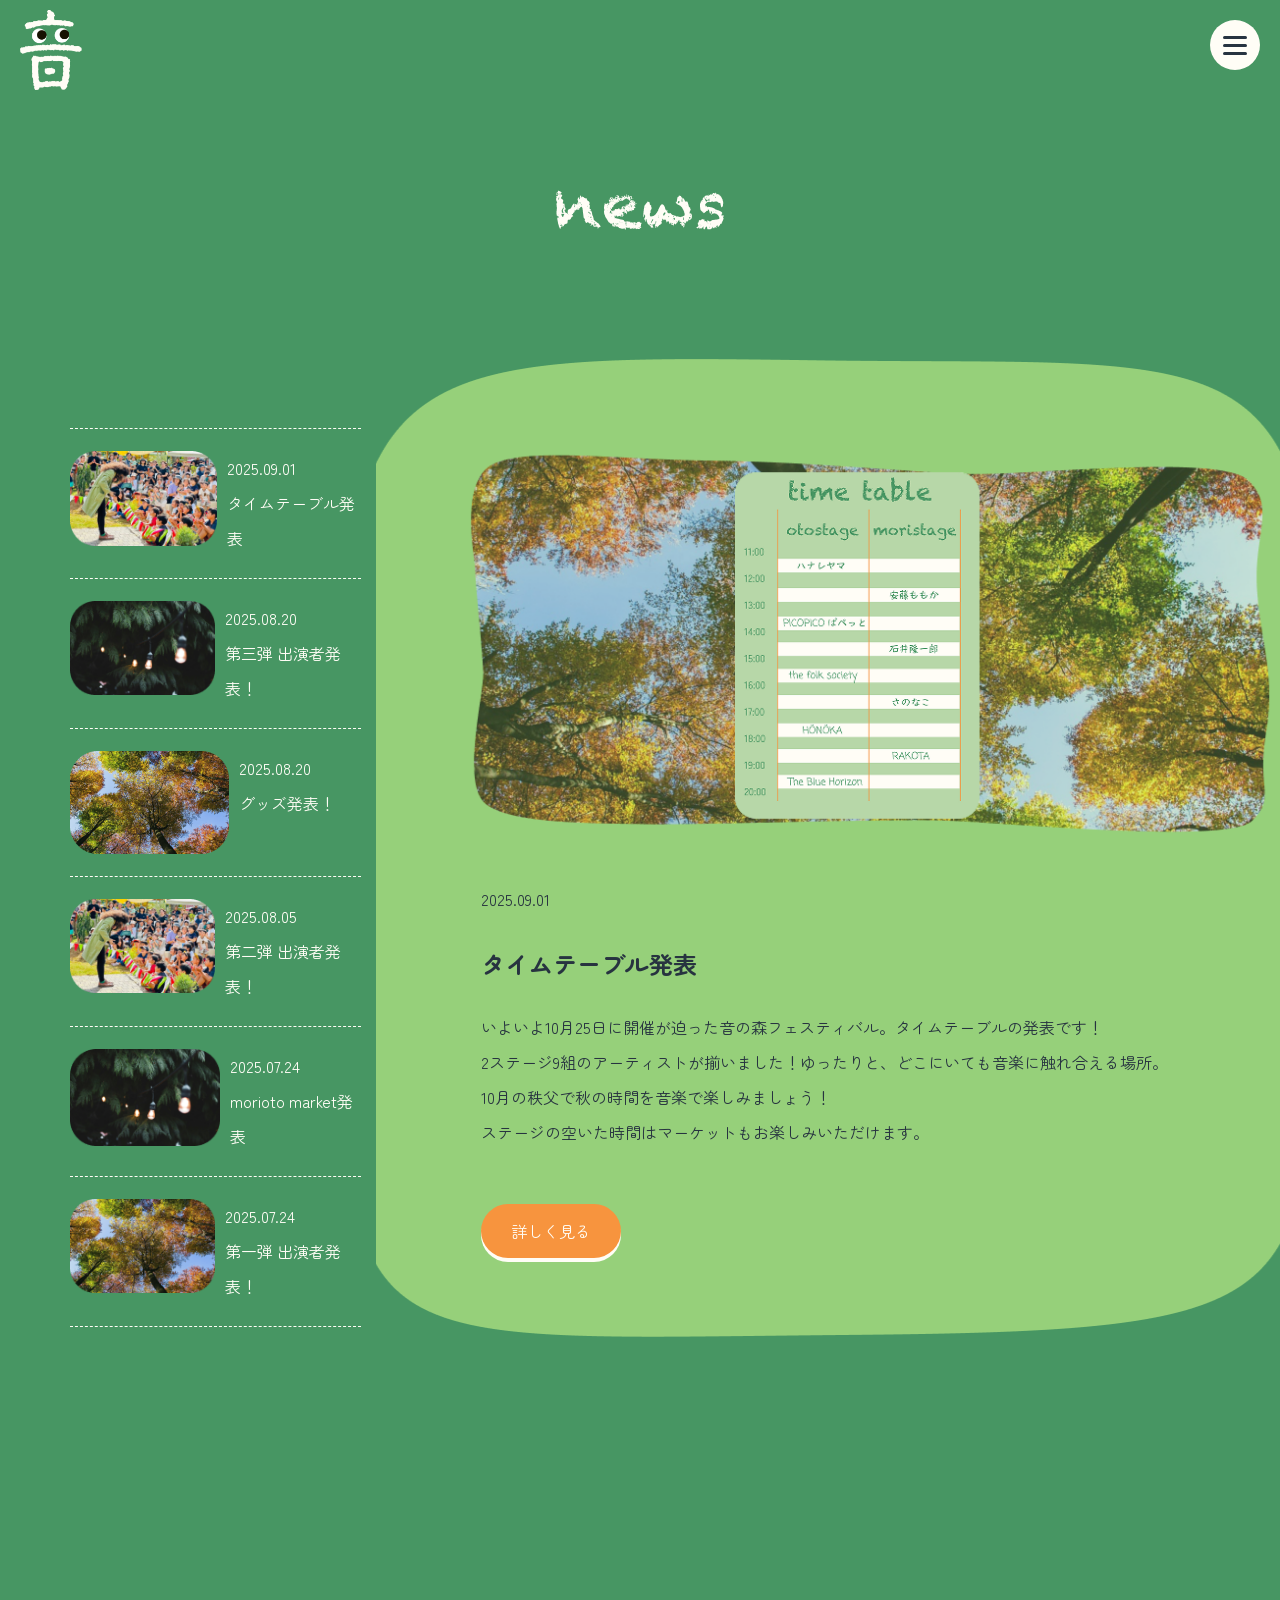
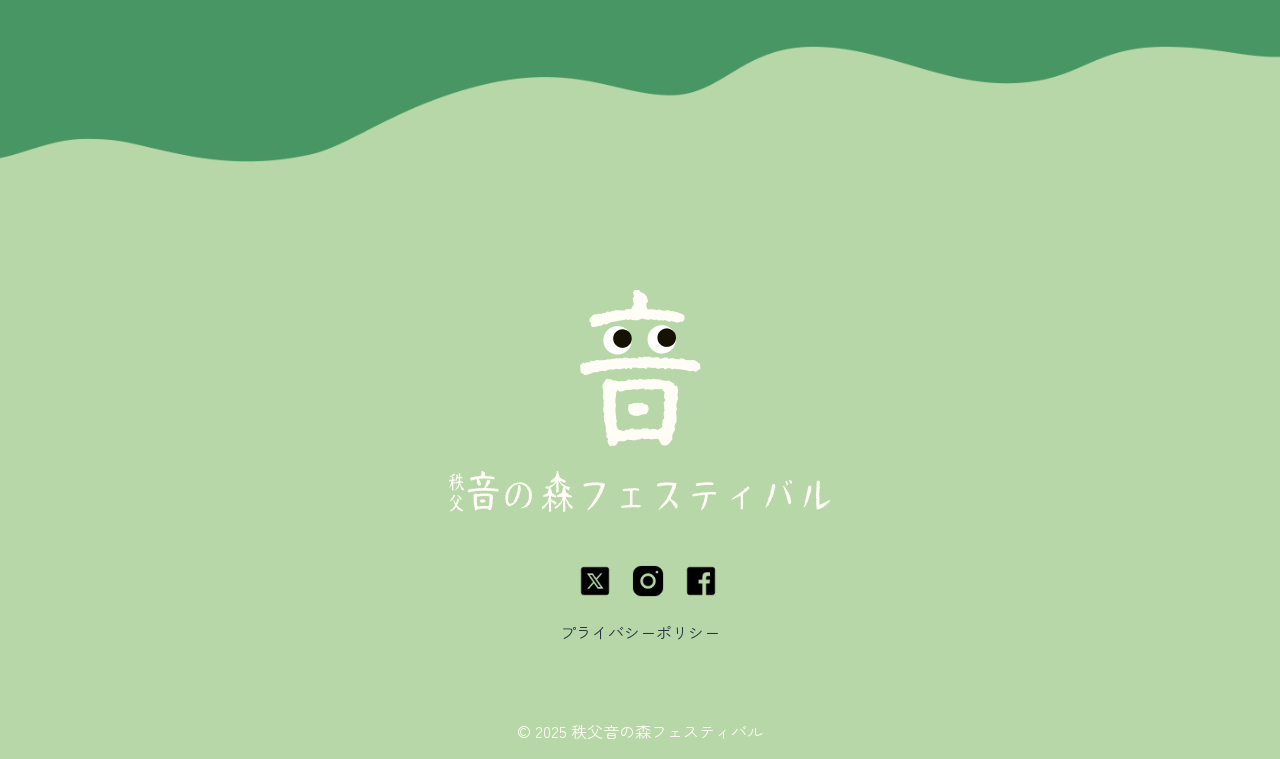
<file: news/index.html>
<!DOCTYPE HTML>
<html lang="ja">
<head>
<meta name="viewport" content="width=device-width, initial-scale=1.0">
<meta charset="utf-8">
<title>news</title>
<link href="../css/reset.css" rel="stylesheet">
<link href="../css/common.css" rel="stylesheet">
<link href="../css/news.css" rel="stylesheet">


<link rel="preconnect" href="https://fonts.googleapis.com">
<link rel="preconnect" href="https://fonts.gstatic.com" crossorigin>
<link href="https://fonts.googleapis.com/css2?family=Coming+Soon&family=Zen+Maru+Gothic:wght@400;500;700&display=swap" rel="stylesheet">

<!--jQuery本体-->
<script src="../js/jquery-1.11.2.min.js"></script>

<!--ready関数-->
<script>
  $(function(){
    $('.js-header_toggle, #menuToggle').on('click', function(){
      $('.header').toggleClass('is-active');
    });

    $('.header__navi a').on('click', function(){
      $('.header').removeClass('is-active');
    });
  });
</script>
<!-- ビューポート -->
<meta name="viewport" content="width=device-width, initial-scale=1">

</head>

<body> 
   <div id="wrapper">
      <div class="p-news"> 
         <!-- ヘッダー -->
         <header class="header">
            <!-- 左上ロゴ -->
            <a href="../index.html" class="header__logo">
              <img src="../img/c_header_logo.png" alt="フェスのロゴマーク">
            </a>
         
            <!-- ハンバーガー -->
            <div class="header__toggle js-header_toggle" id="menuToggle">
              <span class="header__toggle-line"></span>
              <span class="header__toggle-line"></span>
              <span class="header__toggle-line"></span>
            </div>
         
             <!-- ナビメニュー -->
            <nav class="header__navi">
                    <ul>
                      <li><a href="../news/index.html">news</a></li>
                      <li><a href="../content/index.html">content</a></li>
                      <li><a href="../artist/index.html">music</a></li>
                      <li><a href="../map/index.html">map</a></li>
                      <li><a href="../notice/index.html">notice</a></li>
                      <li><a href="../ticket/index.html">ticket</a></li>
                    </ul>
             </nav>
         </header>

        

         <main class="news"> 
            <!-- タイトル -->        
            <h2 class="title">
               <picture>
                  <source media="(max-width: 500px)" srcset="../img/news48white.png">
                  <source media="(min-width: 501px)" srcset="../img/news64white.png">
                  <img src="../img/news64white.png" alt="ニュース">
               </picture>
            </h2> 

            <!-- コンテンツ -->
            <div class="news_box">
                <!-- 左コンテンツ一覧 -->
                <div class="news_left">
                    <div class="news1">
                        <!-- 左カラム  -->
                         <a href="../artist/index.html#timetable"><div class="left_column">
                            <img src="../img/news-samune1.png" alt="タイムテーブル発表" width="159" height="103">
                         </div></a>
                        <!-- 右カラム -->
                         <div>
                            <a href="../artist/index.html#timetable"><p>2025.09.01<br>タイムテーブル発表</p></a>
                         </div>   
                    </div>
                    <div class="news2">
                        <!-- 左カラム  -->
                         <div class="left_column">
                            <img src="../img/news-samune2.png" alt="第三弾 出演者発表" width="159" height="103">
                         </div> 
                        <!-- 右カラム -->
                         <div>
                            <a href="#"><p>2025.08.20<br>第三弾 出演者発表！</p></a>
                         </div>
                    </div>
                    <div class="news3">
                        <!-- 左カラム  -->
                         <div class="left_column">
                            <img src="../img/news-samune3.png" alt="グッズ発表" width="159" height="103">
                         </div>
                        <!-- 右カラム -->
                         <div>
                            <a href="#"><p>2025.08.20<br>グッズ発表！</p></a>
                         </div>
                    </div>
                    <div class="news4">
                        <!-- 左カラム  -->
                         <div class="left_column">
                            <img src="../img/news-samune1.png" alt="第二弾 出演者発表" width="159" height="103">
                         </div>
                        <!-- 右カラム -->
                         <div>
                            <a href="#"><p>2025.08.05<br>第二弾 出演者発表！</p></a>
                         </div>
                    </div>
                    <div class="news5">
                        <!-- 左カラム  -->
                         <div class="left_column">
                            <img src="../img/news-samune2.png" alt="morioto market発表" width="159" height="103">
                         </div>
                        <!-- 右カラム -->
                         <div>
                            <a href="#"><p>2025.07.24<br>morioto market発表</p></a>
                         </div>
                    </div>
                    <div class="news6">
                        <!-- 左カラム  -->
                         <div class="left_column">
                            <img src="../img/news-samune3.png" alt="第一弾 出演者発表" width="159" height="103">
                         </div>
                        <!-- 右カラム -->
                         <div>
                            <a href="#"><p>2025.07.24<br>第一弾 出演者発表！</p></a>
                         </div>
                    </div>   
                </div>


                <!-- 右コンテンツ内容 -->
                <div class="news_right">
                    <div>
                        <img src="../img/newstimetable.png" alt="タイムテーブル" width="834" height="434">
                    </div>
                    <div class="text">
                        <p class="light-text01">2025.09.01</p>
                        <h2 class="light-text02">タイムテーブル発表</h2>
                        <p class="light-text03">いよいよ10月25日に開催が迫った音の森フェスティバル。タイムテーブルの発表です！<br>2ステージ9組のアーティストが揃いました！ゆったりと、どこにいても音楽に触れ合える場所。<br>10月の秩父で秋の時間を音楽で楽しみましょう！<br>ステージの空いた時間はマーケットもお楽しみいただけます。</p>
                    </div>
                    <!-- ボタン -->
                  <a href="../artist/index.html#timetable" class="c-btn"><p>詳しく見る</p></a>
                  </div>
            </div> 

         </main>

         <!-- なみなみ -->
         <div class="news_naminami full-width">
            <img src="../img/news_naminami.png" alt="" width="" height="">
         </div>


        <!-- フッター -->
         <footer class="c-footer">
           <div class="logomark"><a href="../index.html"><img src="../img/c_header_logo.png" alt="音という漢字に目玉が二つついているロゴマーク"></div>
           <div class="logotype"><img src="../img/c-footer_logotype.png" alt="フェスタイトルのロゴタイプ　秩父音の森フェスティバル"></div>
           <div class="sns">
             <a href="#" class="icon">
               <img src="../img/c-footer_icon_x.png" alt="エックスのアイコン">
             </a>
             <a href="#" class="icon">
               <img src="../img/c-footer_icon_ig.png" alt="インスタグラムのアイコン">
             </a>
             <a href="#" class="icon">
               <img src="../img/c-footer_icon_fb.png" alt="フェイスブックのアイコン">
             </a>
           </div>
           <div class="privacy"><a href="../privacy/index.html">プライバシーポリシー</a></div>
           <div class="copy"><p>&copy; 2025 秩父音の森フェスティバル</p></div>
         </footer>






      </div>
   </div>
</body>
</file>
<file: css/common.css>
@charset "utf-8";
/* CSS Document */


/* ーーーーーーーーーー
    全ページ共通CSS
ーーーーーーーーーー */


 
/* ==========================================
    　　　　　　
　　　　　　　    　　PC

========================================== */



/* =====================
        文字
===================== */
body{
  font-family: "Zen Maru Gothic", sans-serif;
}

p{
  font-size: 16px;
  font-weight: 400;
  font-style: normal;
  line-height: 35px;
}

h1,h2,h3,h4{
  font-weight: 700;
  font-style:normal;
}

h1{
  font-size: 64px;
}

h2{
  font-size: 32px;
  line-height: 45px;

}

h3{
  font-size: 24px;
  line-height: 40px;
}

h4{
  font-size: 18px;
}





/* =====================
    共通レイアウト
===================== */
body{
    background-color: #479663;
    overflow-x: hidden;
} 


.full-width {
  width: 100vw;
  margin-left: calc(50% - 50vw);
  /* margin-right: calc(50% - 50vw); */
}
.full-width img {
  width: 100%;
  display: block;
}

/* =====================
    共通の見た目
===================== */

ul{
  list-style: none;
}

a{
  text-decoration: none;
  cursor: pointer;
  color: inherit;
}

a:link, a:visited { color: inherit; }



/* =====================
    　共通パーツ
===================== */

/* ボタン */

.c-btn{
  border-radius: 30px;
  background-color: #F7943E;
  color: #FFFDF6;
  display: flex;
  align-items: center;
  justify-content: center;
  font-size: 18px;
  width: fit-content;
  height: 54px;
  padding: 0 30px;
  box-shadow: 0px 4px 0px 0px  #FFFDF6;

  text-decoration: none;
}

.c-btn:hover{
  box-shadow:none;
  transform: translateY(5px);
}


/* ------------------
    下層ページヘッダー
------------------ */

.header {
  position: fixed;
  top: 0;
  right: 0;
  z-index: 1000;
  width: 100%; /* ← 幅を100%にして左ロゴも含む */
  display: flex; /* ← ロゴとハンバーガーを横並びに */
  justify-content: space-between;
  align-items: center;

  padding: 30px 30px;

}

.header__logo {
  position: absolute;
  top: 10px;
  left: 20px;
  z-index: 1100;
}
.header__logo img {
  height: 80px;
}

/* ハンバーガーボタン */
.header__toggle {
  position: absolute;
  top: 20px;
  right: 20px;
  width: 50px;
  height: 50px;
  border-radius: 50%;
  background: #FFFDF6;
  display: flex;
  flex-direction: column;
  justify-content: center;
  align-items: center;
  gap: 5px;
  /* border: 2px solid #273340; */
  cursor: pointer;
  z-index: 1200;
}

.header__toggle-line {
  display: block;
  width: 24px;
  height: 3px;
  background: #273340;
  border-radius: 2px;
  transition: all 0.3s ease;
  transform-origin: center;
}

/* ナビメニュー（半円） */
.header__navi {
  background-color: #F7943E;
  color: #273340;
  overflow: hidden;
  position: fixed;
  top: 0;
  right: -60vh;
  width: 120vh;
  height: 120vh;
  border-radius: 50% 0 0 50%;
  transform: translateX(100%);
  transition: transform 0.4s ease;
  z-index: 1000;

  display: flex;
  flex-direction: column;
  justify-content: center; /* 縦中央揃え */
  padding-top: 80px;
  padding-left: 200px; /* 少し内側に寄せる */
  padding-bottom: 100px;
}

.header__navi ul {
  list-style: none;
  padding: 0;
  margin: 0;
}

.header__navi li {
  margin: 20px;
  opacity: 0;
  transform: translateY(20px);
  transition: opacity 0.4s ease, transform 0.4s ease;
}

.header__navi a {
  color: #FFFDF6;
  text-decoration: none;
  
  font-size: 32px;
  font-family: "Coming Soon", cursive;
}

/* メニューが開いた時 */
.header.is-active .header__navi {
  transform: translateX(0);
}

.header.is-active .header__navi li {
  opacity: 1;
  transform: translateY(0);
}
.header.is-active .header__navi li:nth-child(1) { transition-delay: 0.5s; }
.header.is-active .header__navi li:nth-child(2) { transition-delay: 0.6s; }
.header.is-active .header__navi li:nth-child(3) { transition-delay: 0.7s; }
.header.is-active .header__navi li:nth-child(4) { transition-delay: 0.8s; }
.header.is-active .header__navi li:nth-child(5) { transition-delay: 0.9s; }
.header.is-active .header__navi li:nth-child(6) { transition-delay: 1.0s; }

/* ハンバーガー開閉アニメーション */
.header.is-active .header__toggle-line:nth-child(1) {
  transform: translateY(8px) rotate(45deg);
}
.header.is-active .header__toggle-line:nth-child(2) {
  opacity: 0;
}
.header.is-active .header__toggle-line:nth-child(3) {
  transform: translateY(-8px) rotate(-45deg);
}


/* ------------------
      フッター
------------------ */

.c-footer{
  width: 100%;

  background-color: #B7D7A8;
  margin: 0 auto;
  text-align: center;

  padding: 120px 0 10px 0;
}

.c-footer .logomark img {
  transform-origin: center;
  will-change: transform;
}

.c-footer .logomark:hover img,
.c-footer .logomark:focus img {
  animation: shake 0.4s ease;
}

.c-footer .logomark{
  padding-bottom: 5px;
  margin: 0 auto;
  width: auto;
  max-width: 100%;
}

.c-footer .logomark img{
  max-width: 100%;
}

.c-footer .logotype{
  padding-top: 20px;
  padding-bottom: 40px;
}

.sns {
  display: flex;
  justify-content: center;
  gap: 15px;
  margin: 10px 0;
}

.icon img{
  width: 38px;
    height: 38px;
  margin-bottom: 10px;
}

.copy{
  display: flex;
  justify-content: center;
}

.c-footer .privacy{
  margin-bottom: 70px;
  color: #273340;
}


.footer--darkgreen{
  background-color: #479663;
}





/* ==========================================
    　　　　　　
　　　　　　　　　スマホ対応

========================================== */


@media screen and (max-width: 500px) {

    /* =============== 
        文字
    =============== */

p{
  font-size: 15px;
}


h1{
  font-size: 48px;
}

h2{
  font-size: 24px;
}

h3{
  font-size: 20px;
}

h4{
  font-size: 16px;
}



  /* =============== 
        共通パーツ
    =============== */


    /* フッター */
.c-footer .logotype img{
  padding-bottom: 40px;
  max-width:  100%;
  height: auto;
  display: block; /* 画像下の余白を消す */
  margin: 0 auto;
  }

.c-footer .logotype{
  padding: 0 10px;
  max-width:  100%;
  height: auto;
  display: block; /* 画像下の余白を消す */
  margin: 0 auto;
  }


.c-footer .logomark{
    /* padding: 0 10px; */
  max-width:  100%;
  height: auto;
  display: block; /* 画像下の余白を消す */
  margin: 0 auto;
}


/* ボタン */
 .c-btn {
    width: 100%;
    max-width: 280px;
    height: 48px;
    font-size: 16px;
    margin: 0 auto;
  }



  /* =============== 
      共通レイアウト
    =============== */

/* img, video { 
  max-width: 100%;
  height: auto;
  display: block;
} */

.sp-column {
  display: flex;
  flex-direction: column; 
  gap: 16px; 
}




}
</file>
<file: css/news.css>
@charset "utf-8";
/* CSS Document */

body{
    color:#FFFDF6;
}

 
/* ーーーーーーーーーー
     newsページ
ーーーーーーーーーー */
 
#wrapper{
  width:100%;
  margin: 0 auto;
}
.p-news {
  width: 100%;
  margin: 0 auto;
}
.news .title{
  width: 100%;
  margin: 0 auto;
  display: block;
  text-align: center;
  padding-top: 185px;
  padding-bottom: 129px;
}

.news_box{
  display: flex;
  margin-bottom: 300px;
}
/* 左コンテンツ */
.news_left{
  display: flex;
  flex-direction: column;
  margin-left: 70px;
  margin-right: 15px;
}
.news1{
  display: flex;
  margin-top: 69px;
  border-top: 1px dashed  #FFFDF6;
  border-bottom: 1px dashed #FFFDF6;
  padding: 22px 0;
}
.news2{
  display: flex;
  border-bottom: 1px dashed #FFFDF6;
  padding: 22px 0;
}
.news3{
  display: flex;
  border-bottom: 1px dashed #FFFDF6;
  padding: 22px 0;
}
.news4{
  display: flex;
  border-bottom: 1px dashed #FFFDF6;
  padding: 22px 0;
}
.news5{
  display: flex;
  border-bottom: 1px dashed #FFFDF6;
  padding: 22px 0;
}
.news6{
  display: flex;
  border-bottom: 1px dashed #FFFDF6;
  padding: 22px 0;
}
.left_column{
  margin-right: 10px;
}
/* 右コンテンツ */
.news_right{
  width: 979px;
  height: 978px;
  padding-top: 73px;
  padding-left: 85px;
  margin-bottom: 200px;
  background-image: url(../img/news_haikei.png);
  background-repeat: no-repeat;
  background-size: auto;      /* ← 画像サイズそのまま */
  background-position: center; /* 中央に配置 */
  margin: 0 auto;
}

.text{
  color:#273340;
  padding-left: 20px;
}
.light-text01{
  margin-top: 24px ;
  margin-bottom: 24px;
}
.light-text02{
  font-size:24px;
  font-weight: bold;
  margin-bottom: 24px;
}
.news_right .c-btn{
  margin-left: 20px;
  margin-top: 54px;
}
/* なみなみ */
.full-width {
  width: 100vw;
  margin-left: calc(50% - 50vw);
}
.full-width img {
  width: 100%;
  display: block;
}

/* ------------------
      フッター
------------------ */

.c-footer{
  background-color: #B7D7A8;
  margin: 0 auto;
  text-align: center;
  padding: 120px 0 10px 0;
}

.c-footer .logomark{
  padding-bottom: 5px;
}

.c-footer .logotype{
  padding-bottom: 40px;
}

.sns {
  display: flex;
  justify-content: center;
  gap: 15px;
  margin: 10px 0;
}

.icon img{
  width: 38px;
  margin-bottom: 10px;
}

.copy{
  display: flex;
  justify-content: center;
}

.c-footer .privacy{
  margin-bottom: 70px;
}


/* スマホ対応 */
img{max-width:100%;height:auto;}

@media only screen and (max-width:500px){
#wrapper {
    width: 100%;
    background-image: none; /* 背景画像を消す */
      }
  .news .title{
    width: 100%;
    padding-top: 100px;
  }
.news_box{
  display: flex;
  margin-bottom: 100px;
  }
.news_right{
  background-image: none;
  background-color: #96D07A;
  }
.news_left {
  margin: 0;
  }
.news1{
  margin: 0;
  }
  /* .news_boxを縦並びに */
  .news_box {
    flex-direction: column-reverse; /* 縦並びの順番を逆に */
  }
  .text{
    margin-right: 20px;
    margin-bottom: 50px;
  }
  .news_right .c-btn{
    width: 100%;
    margin: 0 auto;
  }

  /* 左右のコンテンツを100%幅に */
  .news_left,
  .news_right {
    width: 100%;
    padding: 10px 0;
  }
  .left_column{
    margin-left: 30px;
  }

  


  /* ボタンや画像も調整 */
  .full-width {
    width: 100%;
  }
  .full-width img {
    width: 100%;
  }
  .news_right{
    margin-bottom: 80px;
    padding-top:100px ;
  }
 
  .news_naminami{
    display: none;
  }

}










 
/* ーーーーーーーーーー
    構造確認用
ーーーーーーーーーー */
/* 
*{
    border: 2px solid #000;
    margin: 10px;
    padding: 2px;
  }
*/
</file>
